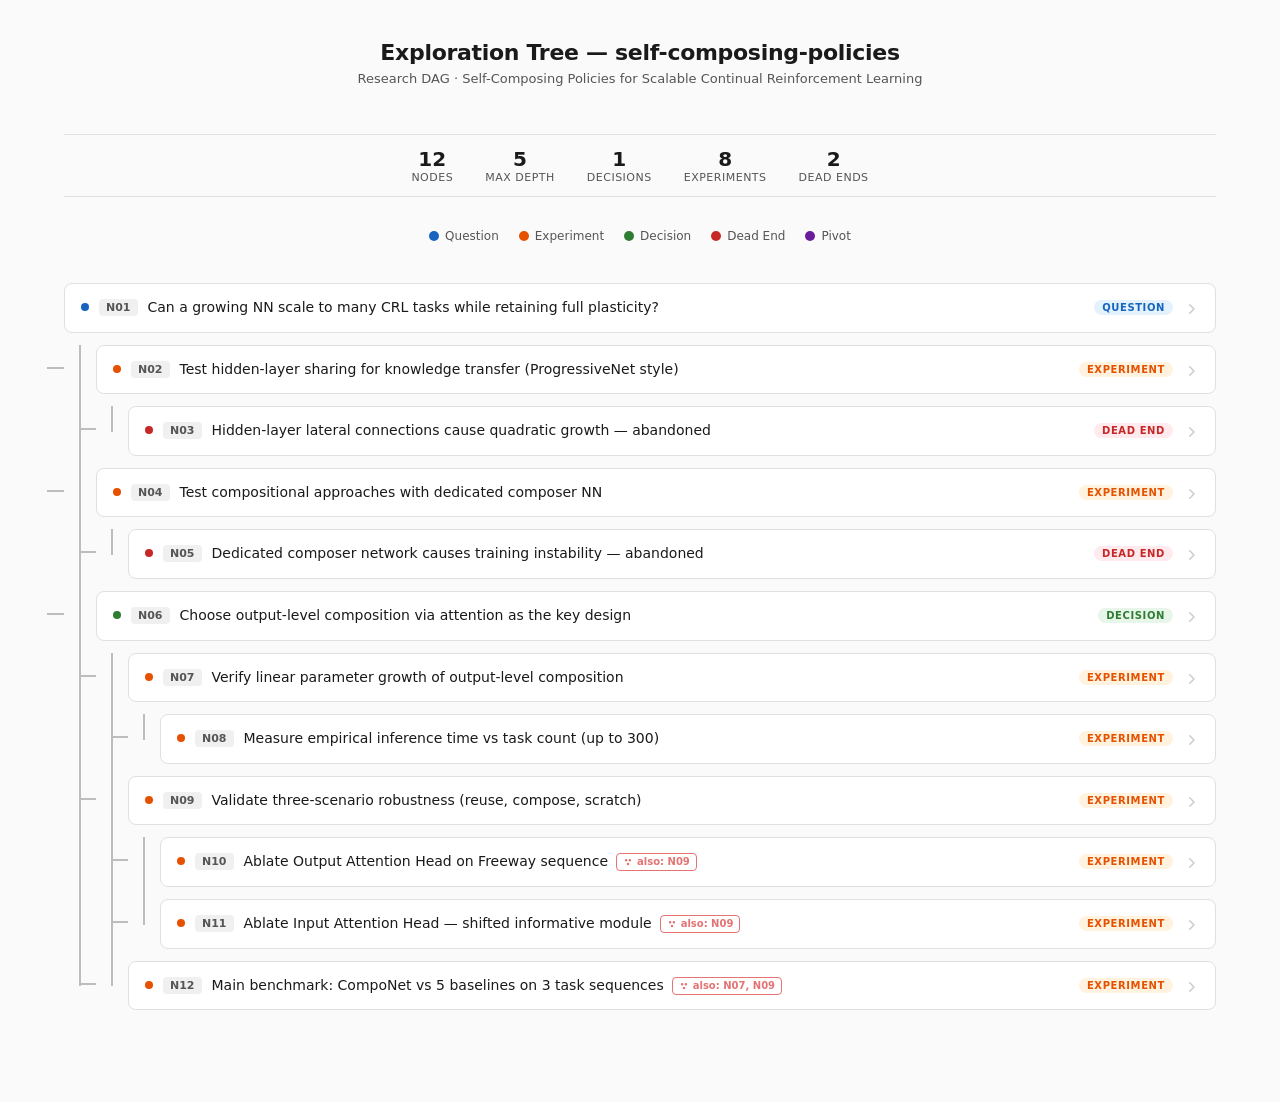
<file: crates/ara-core/tests/fixtures/corpus/paperbench/self-composing-policies/trace/exploration_tree.html>
<!DOCTYPE html>
<html lang="en">
<head>
<meta charset="UTF-8">
<meta name="viewport" content="width=device-width, initial-scale=1.0">
<title>Exploration Tree — self-composing-policies</title>
<style>
  :root {
    --bg: #fafafa;
    --card-bg: #ffffff;
    --border: #e0e0e0;
    --text: #1a1a1a;
    --text-secondary: #555;
    --question: #1565c0;
    --experiment: #e65100;
    --decision: #2e7d32;
    --dead-end: #c62828;
    --pivot: #6a1b9a;
    --edge: #bdbdbd;
    --dag-edge: #e57373;
    --font: "Inter", -apple-system, BlinkMacSystemFont, "Segoe UI", system-ui, sans-serif;
  }

  * { margin: 0; padding: 0; box-sizing: border-box; }

  body {
    font-family: var(--font);
    background: var(--bg);
    color: var(--text);
    padding: 40px 24px 80px;
    max-width: 1200px;
    margin: 0 auto;
  }

  header {
    text-align: center;
    margin-bottom: 48px;
  }

  header h1 {
    font-size: 22px;
    font-weight: 600;
    letter-spacing: -0.3px;
    margin-bottom: 6px;
  }

  header p {
    font-size: 13px;
    color: var(--text-secondary);
  }

  .legend {
    display: flex;
    justify-content: center;
    gap: 20px;
    margin-bottom: 40px;
    flex-wrap: wrap;
  }

  .legend-item {
    display: flex;
    align-items: center;
    gap: 6px;
    font-size: 12px;
    color: var(--text-secondary);
  }

  .legend-dot {
    width: 10px;
    height: 10px;
    border-radius: 50%;
  }

  .legend-dot.question   { background: var(--question); }
  .legend-dot.experiment { background: var(--experiment); }
  .legend-dot.decision   { background: var(--decision); }
  .legend-dot.dead_end   { background: var(--dead-end); }
  .legend-dot.pivot      { background: var(--pivot); }

  /* ---- Tree layout ---- */

  .tree {
    position: relative;
  }

  .node-group {
    position: relative;
    padding-left: 32px;
  }

  .node-group.has-children > .children::before {
    content: "";
    position: absolute;
    left: 15px;
    top: 0;
    bottom: 24px;
    width: 2px;
    background: var(--edge);
  }

  .children {
    position: relative;
    margin-top: 0;
  }

  .children > .node-group::before {
    content: "";
    position: absolute;
    left: -17px;
    top: 22px;
    width: 17px;
    height: 2px;
    background: var(--edge);
  }

  .tree > .node-group {
    padding-left: 0;
  }

  .tree > .node-group::before { display: none; }

  /* ---- Node card ---- */

  .node {
    background: var(--card-bg);
    border: 1px solid var(--border);
    border-radius: 8px;
    padding: 14px 16px;
    margin-bottom: 12px;
    cursor: pointer;
    transition: box-shadow 0.15s ease, border-color 0.15s ease;
    position: relative;
  }

  .node:hover {
    box-shadow: 0 2px 8px rgba(0,0,0,0.08);
  }

  .node.expanded {
    border-color: #999;
  }

  .node-header {
    display: flex;
    align-items: flex-start;
    gap: 10px;
  }

  .node-indicator {
    flex-shrink: 0;
    width: 8px;
    height: 8px;
    border-radius: 50%;
    margin-top: 5px;
  }

  .node-indicator.question   { background: var(--question); }
  .node-indicator.experiment { background: var(--experiment); }
  .node-indicator.decision   { background: var(--decision); }
  .node-indicator.dead_end   { background: var(--dead-end); }
  .node-indicator.pivot      { background: var(--pivot); }

  .node-id {
    flex-shrink: 0;
    font-size: 11px;
    font-weight: 600;
    padding: 2px 7px;
    border-radius: 4px;
    background: #f0f0f0;
    color: var(--text-secondary);
    margin-top: 1px;
  }

  .node-title {
    font-size: 14px;
    font-weight: 500;
    line-height: 1.4;
    flex: 1;
  }

  .node-type {
    flex-shrink: 0;
    font-size: 10px;
    text-transform: uppercase;
    letter-spacing: 0.6px;
    font-weight: 600;
    padding: 2px 8px;
    border-radius: 10px;
    margin-top: 2px;
  }

  .node-type.question   { background: #e3f2fd; color: var(--question); }
  .node-type.experiment { background: #fff3e0; color: var(--experiment); }
  .node-type.decision   { background: #e8f5e9; color: var(--decision); }
  .node-type.dead_end   { background: #ffebee; color: var(--dead-end); }
  .node-type.pivot      { background: #f3e5f5; color: var(--pivot); }

  .node-body {
    display: none;
    margin-top: 12px;
    padding-top: 12px;
    border-top: 1px solid #f0f0f0;
    font-size: 13px;
    line-height: 1.6;
    color: var(--text-secondary);
  }

  .node.expanded .node-body {
    display: block;
  }

  .node-field {
    margin-bottom: 8px;
  }

  .node-field:last-child {
    margin-bottom: 0;
  }

  .field-label {
    font-weight: 600;
    font-size: 11px;
    text-transform: uppercase;
    letter-spacing: 0.4px;
    color: var(--text);
    margin-bottom: 2px;
  }

  .field-value {
    white-space: pre-wrap;
  }

  .evidence-tags {
    display: flex;
    flex-wrap: wrap;
    gap: 4px;
    margin-top: 3px;
  }

  .evidence-tag {
    font-size: 11px;
    padding: 1px 7px;
    border-radius: 3px;
    background: #f5f5f5;
    border: 1px solid #e0e0e0;
  }

  .alt-list {
    list-style: none;
    padding: 0;
  }

  .alt-list li {
    position: relative;
    padding-left: 14px;
    margin-bottom: 3px;
  }

  .alt-list li::before {
    content: "\00d7";
    position: absolute;
    left: 0;
    color: #ccc;
    font-weight: 700;
  }

  .dag-badge {
    display: inline-flex;
    align-items: center;
    gap: 4px;
    font-size: 10px;
    color: var(--dag-edge);
    border: 1px solid var(--dag-edge);
    border-radius: 4px;
    padding: 1px 6px;
    margin-left: 8px;
    font-weight: 600;
    vertical-align: middle;
  }

  .dag-badge svg {
    width: 10px;
    height: 10px;
  }

  .chevron {
    flex-shrink: 0;
    width: 16px;
    height: 16px;
    margin-top: 3px;
    transition: transform 0.15s ease;
    color: #ccc;
  }

  .node.expanded .chevron {
    transform: rotate(90deg);
    color: #999;
  }

  .stats {
    display: flex;
    justify-content: center;
    gap: 32px;
    margin-bottom: 32px;
    padding: 12px 0;
    border-top: 1px solid var(--border);
    border-bottom: 1px solid var(--border);
  }

  .stat {
    text-align: center;
  }

  .stat-value {
    font-size: 20px;
    font-weight: 600;
  }

  .stat-label {
    font-size: 11px;
    color: var(--text-secondary);
    text-transform: uppercase;
    letter-spacing: 0.5px;
  }
</style>
</head>
<body>

<header>
  <h1>Exploration Tree — self-composing-policies</h1>
  <p>Research DAG &middot; Self-Composing Policies for Scalable Continual Reinforcement Learning</p>
</header>

<div class="stats" id="stats"></div>

<div class="legend">
  <div class="legend-item"><div class="legend-dot question"></div>Question</div>
  <div class="legend-item"><div class="legend-dot experiment"></div>Experiment</div>
  <div class="legend-item"><div class="legend-dot decision"></div>Decision</div>
  <div class="legend-item"><div class="legend-dot dead_end"></div>Dead End</div>
  <div class="legend-item"><div class="legend-dot pivot"></div>Pivot</div>
</div>

<div class="tree" id="tree"></div>

<script>
const TREE = [
  {
    "id": "N01",
    "type": "question",
    "title": "Can a growing NN scale to many CRL tasks while retaining full plasticity?",
    "description": "Prior growing NN approaches (ProgressiveNet) grow quadratically in parameters, and methods that control growth (PackNet, DEN) sacrifice plasticity. Can we design an architecture that avoids catastrophic forgetting, grows linearly, and maintains full plasticity for each new task?",
    "children": [
      {
        "id": "N02",
        "type": "experiment",
        "title": "Test hidden-layer sharing for knowledge transfer (ProgressiveNet style)",
        "result": "Lateral connections between hidden layers of all previous columns and the new column cause quadratic parameter growth O(n^2). At 100 tasks, memory and inference time become prohibitive.",
        "evidence": [
          "Figure 3",
          "Figure B.1",
          "Appendix C.2",
          "Rusu et al. 2016"
        ],
        "children": [
          {
            "id": "N03",
            "type": "dead_end",
            "title": "Hidden-layer lateral connections cause quadratic growth — abandoned",
            "hypothesis": "Sharing hidden representations allows rich knowledge transfer with manageable cost",
            "failure_mode": "Each new column must connect to all previous columns' hidden layers, making the key matrix size scale with (number_of_tasks × hidden_size), yielding O(n^2) total parameters and inference cost.",
            "lesson": "Knowledge transfer must happen at a fixed-size interface independent of the number of previous modules. Output vectors (action distributions) have constant size |A| regardless of the number of tasks — this is the key insight."
          }
        ]
      },
      {
        "id": "N04",
        "type": "experiment",
        "title": "Test compositional approaches with dedicated composer NN",
        "result": "Joint training of composer and composed modules is non-stationary: the composing strategy depends on optimizing the modules, and vice versa. Training is unstable.",
        "evidence": [
          "Rosenbaum et al. 2019",
          "Khetarpal et al. 2022",
          "Section 2"
        ],
        "children": [
          {
            "id": "N05",
            "type": "dead_end",
            "title": "Dedicated composer network causes training instability — abandoned",
            "hypothesis": "A separate router/composer NN can learn to compose specialized modules",
            "failure_mode": "The composing strategy depends on the state of the modules being composed, and module optimization depends on the composing strategy, creating a non-stationary learning problem that is difficult to stabilize.",
            "lesson": "Composition must be self-contained within each module — no external coordinator. Each module should autonomously learn how to combine previous outputs."
          }
        ]
      },
      {
        "id": "N06",
        "type": "decision",
        "title": "Choose output-level composition via attention as the key design",
        "choice": "Each new module receives the output action vectors of all previous modules (the Phi matrix) and uses attention conditioned on the current state to selectively combine them. No dedicated composer needed.",
        "alternatives": [
          "Hidden-layer lateral connections (ProgressiveNet style): O(n^2) growth",
          "External routing network: training instability",
          "Subspace of policies (Gaya et al. 2023): shared parameter space"
        ],
        "evidence": "Output vectors have constant size |A| per module, so the Phi matrix grows in rows (k-1) but not in columns, and attention weight matrices W_Q, W_K have sizes depending only on d_enc, |A|, d_model — all constants.",
        "children": [
          {
            "id": "N07",
            "type": "experiment",
            "title": "Verify linear parameter growth of output-level composition",
            "result": "Each self-composing module has exactly 6 linear transformations and a feed-forward block with sizes depending only on fixed d_enc, d_model, |A|. Total parameters grow as O(m*n) where m is constant per module.",
            "evidence": [
              "C01",
              "Appendix B",
              "Figure B.1",
              "Figure 3 (right)"
            ],
            "children": [
              {
                "id": "N08",
                "type": "experiment",
                "title": "Measure empirical inference time vs task count (up to 300)",
                "result": "Despite O(n^2) theoretical complexity, CompoNet's empirical inference time grows substantially slower than ProgressiveNet up to 300 tasks due to parallel attention computation within each module.",
                "evidence": [
                  "C04",
                  "Figure 3 (left)",
                  "Figure C.1",
                  "Appendix C.2"
                ],
                "children": []
              }
            ]
          },
          {
            "id": "N09",
            "type": "experiment",
            "title": "Validate three-scenario robustness (reuse, compose, scratch)",
            "result": "(i) When an informative prior module exists, OutputAttentionHead rapidly assigns attention~1.0 to it; InternalPolicy converges to mimic its output. (iii) When all priors are non-informative, InternalPolicy dominates and CompoNet matches baseline performance with no interference.",
            "evidence": [
              "C03",
              "Figure 4",
              "Section 5.4"
            ],
            "children": [
              {
                "id": "N10",
                "type": "experiment",
                "title": "Ablate Output Attention Head on Freeway sequence",
                "result": "Removing Output Attention Head causes significant performance degradation on Freeway (sparse reward: policy reuse critical) but minimal impact on SpaceInvaders (denser reward: internal policy sufficient).",
                "evidence": [
                  "C03",
                  "Figure G.1",
                  "Appendix G.1"
                ],
                "also_depends_on": [
                  "N09"
                ],
                "children": []
              },
              {
                "id": "N11",
                "type": "experiment",
                "title": "Ablate Input Attention Head — shifted informative module",
                "result": "Without the Input Attention Head, CompoNet cannot extract useful signal from a shifted informative module (direct imitation blocked); performance matches baseline. Original CompoNet significantly outperforms.",
                "evidence": [
                  "C03",
                  "Figure G.2",
                  "Appendix G.2"
                ],
                "also_depends_on": [
                  "N09"
                ],
                "children": []
              }
            ]
          },
          {
            "id": "N12",
            "type": "experiment",
            "title": "Main benchmark: CompoNet vs 5 baselines on 3 task sequences",
            "result": "CompoNet achieves superior or equal performance and forward transfer on all three sequences (Meta-World, SpaceInvaders, Freeway). CompoNet is the only method with non-negative FTr on Meta-World and exceeds RT on all sequences.",
            "evidence": [
              "C02",
              "C05",
              "Table 1",
              "Section 5.3",
              "Figures F.1-F.3"
            ],
            "also_depends_on": [
              "N07",
              "N09"
            ],
            "children": []
          }
        ]
      }
    ]
  }
];

function collectAll(nodes) {
  let out = [];
  for (const n of nodes) {
    out.push(n);
    if (n.children) out = out.concat(collectAll(n.children));
  }
  return out;
}

function renderStats(tree) {
  const all = collectAll(tree);
  const types = {};
  all.forEach(n => { types[n.type] = (types[n.type] || 0) + 1; });
  const maxDepth = (function getDepth(nodes, d) {
    let m = d;
    for (const n of nodes) {
      if (n.children) m = Math.max(m, getDepth(n.children, d + 1));
    }
    return m;
  })(tree, 1);

  const el = document.getElementById("stats");
  el.innerHTML = `
    <div class="stat"><div class="stat-value">${all.length}</div><div class="stat-label">Nodes</div></div>
    <div class="stat"><div class="stat-value">${maxDepth}</div><div class="stat-label">Max Depth</div></div>
    <div class="stat"><div class="stat-value">${types.decision || 0}</div><div class="stat-label">Decisions</div></div>
    <div class="stat"><div class="stat-value">${types.experiment || 0}</div><div class="stat-label">Experiments</div></div>
    <div class="stat"><div class="stat-value">${types.dead_end || 0}</div><div class="stat-label">Dead Ends</div></div>
  `;
}

function renderEvidence(ev) {
  if (!ev) return "";
  const items = Array.isArray(ev) ? ev : [ev];
  if (items.length === 1 && typeof items[0] === "string" && items[0].length > 40) {
    return `<div class="node-field"><div class="field-label">Evidence</div><div class="field-value">${esc(items[0])}</div></div>`;
  }
  return `<div class="node-field"><div class="field-label">Evidence</div><div class="evidence-tags">${items.map(i => `<span class="evidence-tag">${esc(String(i))}</span>`).join("")}</div></div>`;
}

function renderAlternatives(alts) {
  if (!alts || alts.length === 0) return "";
  return `<div class="node-field"><div class="field-label">Rejected Alternatives</div><ul class="alt-list">${alts.map(a => `<li>${esc(a)}</li>`).join("")}</ul></div>`;
}

function renderBody(node) {
  let html = "";
  const t = node.type;

  if (t === "question" && node.description)
    html += `<div class="node-field"><div class="field-label">Description</div><div class="field-value">${esc(node.description)}</div></div>`;

  if (t === "experiment") {
    if (node.result) html += `<div class="node-field"><div class="field-label">Result</div><div class="field-value">${esc(node.result)}</div></div>`;
    html += renderEvidence(node.evidence);
  }

  if (t === "decision") {
    if (node.choice) html += `<div class="node-field"><div class="field-label">Choice</div><div class="field-value">${esc(node.choice)}</div></div>`;
    html += renderAlternatives(node.alternatives);
    html += renderEvidence(node.evidence);
  }

  if (t === "dead_end") {
    if (node.hypothesis) html += `<div class="node-field"><div class="field-label">Hypothesis</div><div class="field-value">${esc(node.hypothesis)}</div></div>`;
    if (node.failure_mode) html += `<div class="node-field"><div class="field-label">Failure Mode</div><div class="field-value">${esc(node.failure_mode)}</div></div>`;
    if (node.lesson) html += `<div class="node-field"><div class="field-label">Lesson</div><div class="field-value">${esc(node.lesson)}</div></div>`;
  }

  if (t === "pivot") {
    if (node.from) html += `<div class="node-field"><div class="field-label">From</div><div class="field-value">${esc(node.from)}</div></div>`;
    if (node.to) html += `<div class="node-field"><div class="field-label">To</div><div class="field-value">${esc(node.to)}</div></div>`;
    if (node.trigger) html += `<div class="node-field"><div class="field-label">Trigger</div><div class="field-value">${esc(node.trigger)}</div></div>`;
  }

  return html;
}

function esc(s) {
  const d = document.createElement("div");
  d.textContent = s.trim();
  return d.innerHTML;
}

const TYPE_LABELS = {
  question: "Question",
  experiment: "Experiment",
  decision: "Decision",
  dead_end: "Dead End",
  pivot: "Pivot"
};

function renderNode(node) {
  const hasChildren = node.children && node.children.length > 0;
  const dagBadge = node.also_depends_on
    ? `<span class="dag-badge"><svg viewBox="0 0 16 16" fill="currentColor"><path d="M5 3a2 2 0 1 0 0 4 2 2 0 0 0 0-4zm6 0a2 2 0 1 0 0 4 2 2 0 0 0 0-4zm-3 6a2 2 0 1 0 0 4 2 2 0 0 0 0-4z"/></svg>also: ${node.also_depends_on.join(", ")}</span>`
    : "";

  const chevronSvg = `<svg class="chevron" viewBox="0 0 16 16" fill="currentColor"><path d="M6.22 3.22a.75.75 0 0 1 1.06 0l4.25 4.25a.75.75 0 0 1 0 1.06l-4.25 4.25a.75.75 0 0 1-1.06-1.06L9.94 8 6.22 4.28a.75.75 0 0 1 0-1.06z"/></svg>`;

  let html = `<div class="node-group ${hasChildren ? "has-children" : ""}">`;
  html += `<div class="node" onclick="this.classList.toggle('expanded')">`;
  html += `<div class="node-header">`;
  html += `<div class="node-indicator ${node.type}"></div>`;
  html += `<span class="node-id">${node.id}</span>`;
  html += `<span class="node-title">${esc(node.title)}${dagBadge}</span>`;
  html += `<span class="node-type ${node.type}">${TYPE_LABELS[node.type]}</span>`;
  html += chevronSvg;
  html += `</div>`;
  html += `<div class="node-body">${renderBody(node)}</div>`;
  html += `</div>`;

  if (hasChildren) {
    html += `<div class="children">`;
    for (const child of node.children) {
      html += renderNode(child);
    }
    html += `</div>`;
  }

  html += `</div>`;
  return html;
}

function render() {
  renderStats(TREE);
  const container = document.getElementById("tree");
  container.innerHTML = TREE.map(renderNode).join("");
}

render();
</script>
</body>
</html>
</file>
